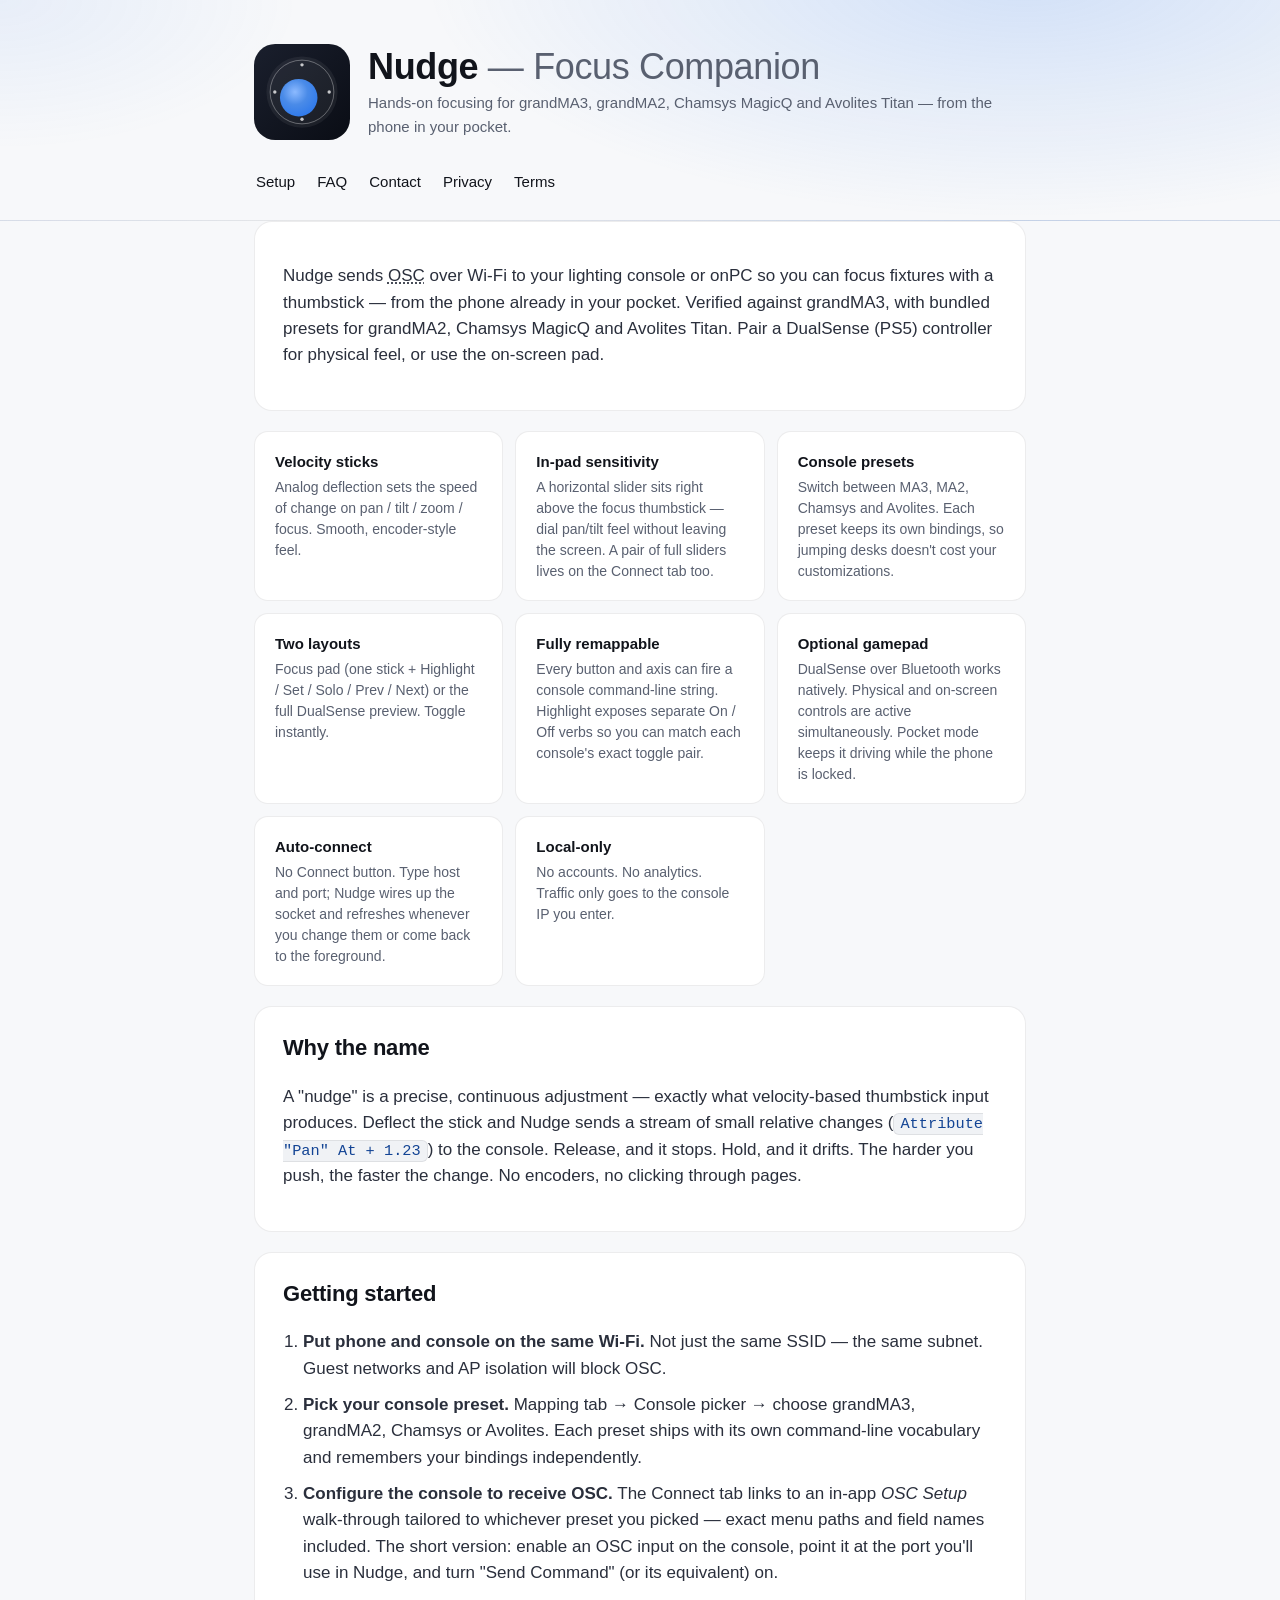
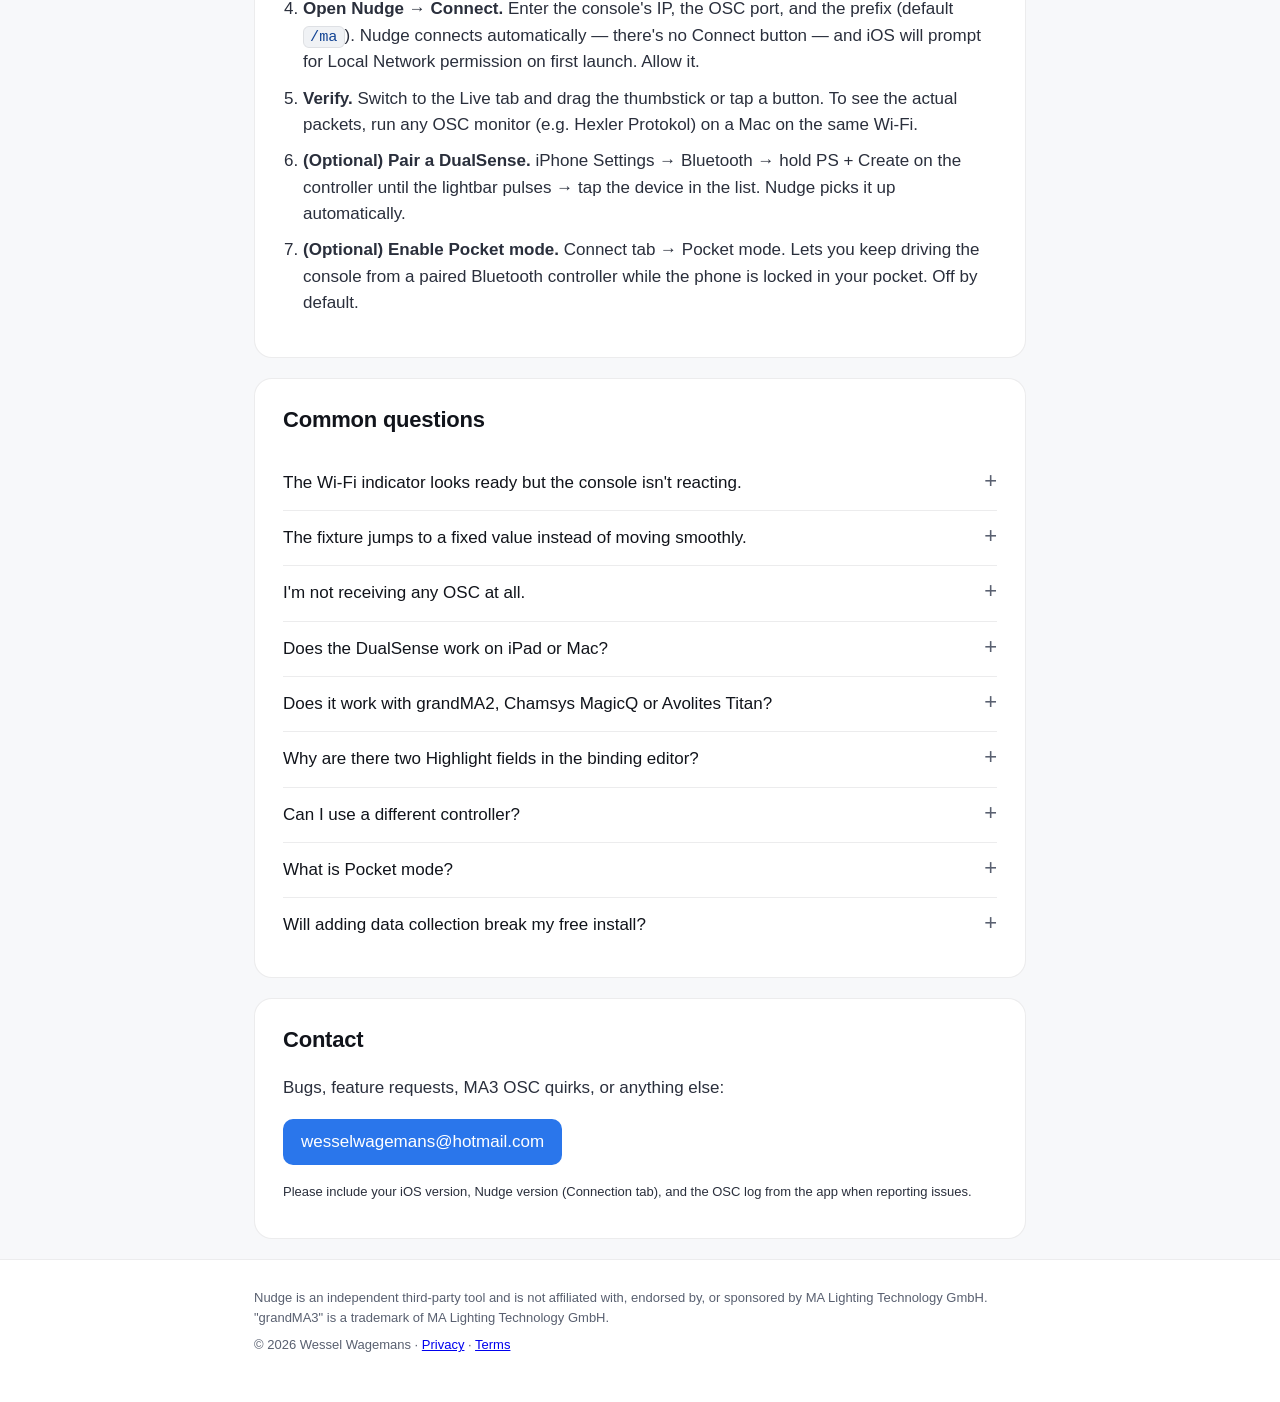
<file: docs/index.html>
<!DOCTYPE html>
<html lang="en">
<head>
<meta charset="utf-8">
<title>Nudge — Focus Companion for grandMA3, MA2, Chamsys & Avolites</title>
<meta name="viewport" content="width=device-width, initial-scale=1">
<meta name="description" content="Nudge turns your iPhone into a hands-on focus companion for grandMA3, grandMA2, Chamsys MagicQ and Avolites Titan. Drive pan, tilt, zoom and focus with analog thumbsticks over OSC/WiFi.">
<meta name="theme-color" content="#0A0D15">
<meta property="og:title" content="Nudge — Focus Companion for lighting consoles">
<meta property="og:description" content="Hands-on focusing from your pocket. Thumbstick-driven OSC remote for grandMA3, grandMA2, Chamsys MagicQ and Avolites Titan.">
<meta property="og:type" content="website">
<link rel="icon" href="favicon.svg" type="image/svg+xml">
<link rel="stylesheet" href="style.css">
</head>
<body>

<header class="hero">
  <div class="container">
    <div class="brand">
      <img src="icon.svg" alt="" class="icon" width="96" height="96">
      <div>
        <h1>Nudge <span class="muted">— Focus Companion</span></h1>
        <p class="tagline">Hands-on focusing for grandMA3, grandMA2, Chamsys MagicQ and Avolites Titan — from the phone in your pocket.</p>
      </div>
    </div>
    <nav class="hero-nav">
      <a href="#setup">Setup</a>
      <a href="#faq">FAQ</a>
      <a href="#contact">Contact</a>
      <a href="privacy.html">Privacy</a>
      <a href="terms.html">Terms</a>
    </nav>
  </div>
</header>

<main class="container">

<section id="intro" class="card">
  <p>Nudge sends <abbr title="Open Sound Control">OSC</abbr> over Wi-Fi to your lighting console or onPC so you can focus fixtures with a thumbstick — from the phone already in your pocket. Verified against grandMA3, with bundled presets for grandMA2, Chamsys MagicQ and Avolites Titan. Pair a DualSense (PS5) controller for physical feel, or use the on-screen pad.</p>
</section>

<section id="features" class="grid">
  <div class="feature">
    <h3>Velocity sticks</h3>
    <p>Analog deflection sets the speed of change on pan / tilt / zoom / focus. Smooth, encoder-style feel.</p>
  </div>
  <div class="feature">
    <h3>In-pad sensitivity</h3>
    <p>A horizontal slider sits right above the focus thumbstick — dial pan/tilt feel without leaving the screen. A pair of full sliders lives on the Connect tab too.</p>
  </div>
  <div class="feature">
    <h3>Console presets</h3>
    <p>Switch between MA3, MA2, Chamsys and Avolites. Each preset keeps its own bindings, so jumping desks doesn't cost your customizations.</p>
  </div>
  <div class="feature">
    <h3>Two layouts</h3>
    <p>Focus pad (one stick + Highlight / Set / Solo / Prev / Next) or the full DualSense preview. Toggle instantly.</p>
  </div>
  <div class="feature">
    <h3>Fully remappable</h3>
    <p>Every button and axis can fire a console command-line string. Highlight exposes separate On / Off verbs so you can match each console's exact toggle pair.</p>
  </div>
  <div class="feature">
    <h3>Optional gamepad</h3>
    <p>DualSense over Bluetooth works natively. Physical and on-screen controls are active simultaneously. Pocket mode keeps it driving while the phone is locked.</p>
  </div>
  <div class="feature">
    <h3>Auto-connect</h3>
    <p>No Connect button. Type host and port; Nudge wires up the socket and refreshes whenever you change them or come back to the foreground.</p>
  </div>
  <div class="feature">
    <h3>Local-only</h3>
    <p>No accounts. No analytics. Traffic only goes to the console IP you enter.</p>
  </div>
</section>

<section id="screenshots" class="card">
  <h2>Why the name</h2>
  <p>A "nudge" is a precise, continuous adjustment — exactly what velocity-based thumbstick input produces. Deflect the stick and Nudge sends a stream of small relative changes (<code>Attribute "Pan" At + 1.23</code>) to the console. Release, and it stops. Hold, and it drifts. The harder you push, the faster the change. No encoders, no clicking through pages.</p>
</section>

<section id="setup" class="card">
  <h2>Getting started</h2>
  <ol class="steps">
    <li>
      <strong>Put phone and console on the same Wi-Fi.</strong>
      Not just the same SSID — the same subnet. Guest networks and AP isolation will block OSC.
    </li>
    <li>
      <strong>Pick your console preset.</strong>
      Mapping tab → Console picker → choose grandMA3, grandMA2, Chamsys or Avolites. Each preset ships with its own command-line vocabulary and remembers your bindings independently.
    </li>
    <li>
      <strong>Configure the console to receive OSC.</strong>
      The Connect tab links to an in-app <em>OSC Setup</em> walk-through tailored to whichever preset you picked — exact menu paths and field names included. The short version: enable an OSC input on the console, point it at the port you'll use in Nudge, and turn "Send Command" (or its equivalent) on.
    </li>
    <li>
      <strong>Open Nudge → Connect.</strong>
      Enter the console's IP, the OSC port, and the prefix (default <code>/ma</code>). Nudge connects automatically — there's no Connect button — and iOS will prompt for Local Network permission on first launch. Allow it.
    </li>
    <li>
      <strong>Verify.</strong>
      Switch to the Live tab and drag the thumbstick or tap a button. To see the actual packets, run any OSC monitor (e.g. Hexler Protokol) on a Mac on the same Wi-Fi.
    </li>
    <li>
      <strong>(Optional) Pair a DualSense.</strong>
      iPhone Settings → Bluetooth → hold PS + Create on the controller until the lightbar pulses → tap the device in the list. Nudge picks it up automatically.
    </li>
    <li>
      <strong>(Optional) Enable Pocket mode.</strong>
      Connect tab → Pocket mode. Lets you keep driving the console from a paired Bluetooth controller while the phone is locked in your pocket. Off by default.
    </li>
  </ol>
</section>

<section id="faq" class="card">
  <h2>Common questions</h2>

  <details>
    <summary>The Wi-Fi indicator looks ready but the console isn't reacting.</summary>
    <p>UDP is connectionless — Nudge can show "ready" without the console actually receiving anything. If the desk isn't responding, the message format usually doesn't match an OSC input rule on the console side.</p>
    <p>Check the Mapping tab for what the app is sending, then check the console's OSC config for a matching input pattern. Use Hexler Protokol or any OSC monitor on the same Wi-Fi to verify the packets look right.</p>
  </details>

  <details>
    <summary>The fixture jumps to a fixed value instead of moving smoothly.</summary>
    <p>MA3's command line needs a <em>space</em> between the sign and the number to treat it as a relative change: <code>Attribute "Pan" At + 5</code> adds, <code>Attribute "Pan" At +5</code> sets absolute. Nudge emits the spaced form by default. If you've customized the template in the Mapping editor, make sure <code>&lt;d&gt;</code> stays on its own with a space.</p>
  </details>

  <details>
    <summary>I'm not receiving any OSC at all.</summary>
    <p>Most likely causes, in order:</p>
    <ol>
      <li><strong>Local Network permission.</strong> iPhone Settings → Privacy & Security → Local Network → Nudge must be on.</li>
      <li><strong>Different subnets / guest Wi-Fi.</strong> Check that your iPhone IP and console IP share the first three octets.</li>
      <li><strong>Console OSC port already in use.</strong> If you start the console software after another listener (Protokol, another OSC tool) on the same port, whichever started second silently fails to bind.</li>
      <li><strong>Mac firewall.</strong> System Settings → Network → Firewall. Temporarily off for testing.</li>
    </ol>
  </details>

  <details>
    <summary>Does the DualSense work on iPad or Mac?</summary>
    <p>Nudge is iPhone-only for now. DualSense itself pairs with iPad and Mac natively, but the app targets iPhone because the point is fitting in your pocket.</p>
  </details>

  <details>
    <summary>Does it work with grandMA2, Chamsys MagicQ or Avolites Titan?</summary>
    <p>Yes — Nudge ships console presets for all four (MA3, MA2, MagicQ, Titan). The MA3 preset is verified against real hardware; the other three are bundled with reasonable defaults but currently unverified by the developer on real desks. Every binding is editable, so if a verb on your console isn't quite right, you can rewrite it directly in the Mapping editor. The Connect tab also links to an in-app setup guide tailored to each preset.</p>
  </details>

  <details>
    <summary>Why are there two Highlight fields in the binding editor?</summary>
    <p>The Focus pad's Highlight button is stateful — it remembers whether Highlight is on or off and sends a different command for each transition. MA3 and MA2 use <code>Highlight On</code> / <code>Highlight Off</code>; other consoles often use a single toggle verb. The two fields let you match whichever convention your console uses, including paired macros if you've defined them.</p>
  </details>

  <details>
    <summary>Can I use a different controller?</summary>
    <p>Anything Apple's GameController framework sees as an "extended gamepad" should work — Xbox Series X|S controllers, MFi gamepads, etc. Button labels in the app stay DualSense-themed.</p>
  </details>

  <details>
    <summary>What is Pocket mode?</summary>
    <p>An opt-in toggle on the Connect tab. When on, Nudge holds a silent audio session active in the background so iOS keeps the run loop alive while the screen is locked. That lets a paired Bluetooth controller keep driving OSC from your pocket mid-cue. It's silent (zero-filled buffer, mixed with other audio) and off by default — turn it back off when you don't need it to save battery.</p>
  </details>

  <details>
    <summary>Will adding data collection break my free install?</summary>
    <p>No — there's no data collection of any kind, now or planned. See the <a href="privacy.html">privacy policy</a>.</p>
  </details>
</section>

<section id="contact" class="card">
  <h2>Contact</h2>
  <p>Bugs, feature requests, MA3 OSC quirks, or anything else:</p>
  <p><a class="button" href="mailto:wesselwagemans@hotmail.com?subject=Nudge%20for%20grandMA3">wesselwagemans@hotmail.com</a></p>
  <p class="fine">Please include your iOS version, Nudge version (Connection tab), and the OSC log from the app when reporting issues.</p>
</section>

</main>

<footer>
  <div class="container">
    <p class="fine">
      Nudge is an independent third-party tool and is not affiliated with, endorsed by, or sponsored by MA Lighting Technology GmbH. "grandMA3" is a trademark of MA Lighting Technology GmbH.
    </p>
    <p class="fine">© 2026 Wessel Wagemans · <a href="privacy.html">Privacy</a> · <a href="terms.html">Terms</a></p>
  </div>
</footer>

</body>
</html>
</file>
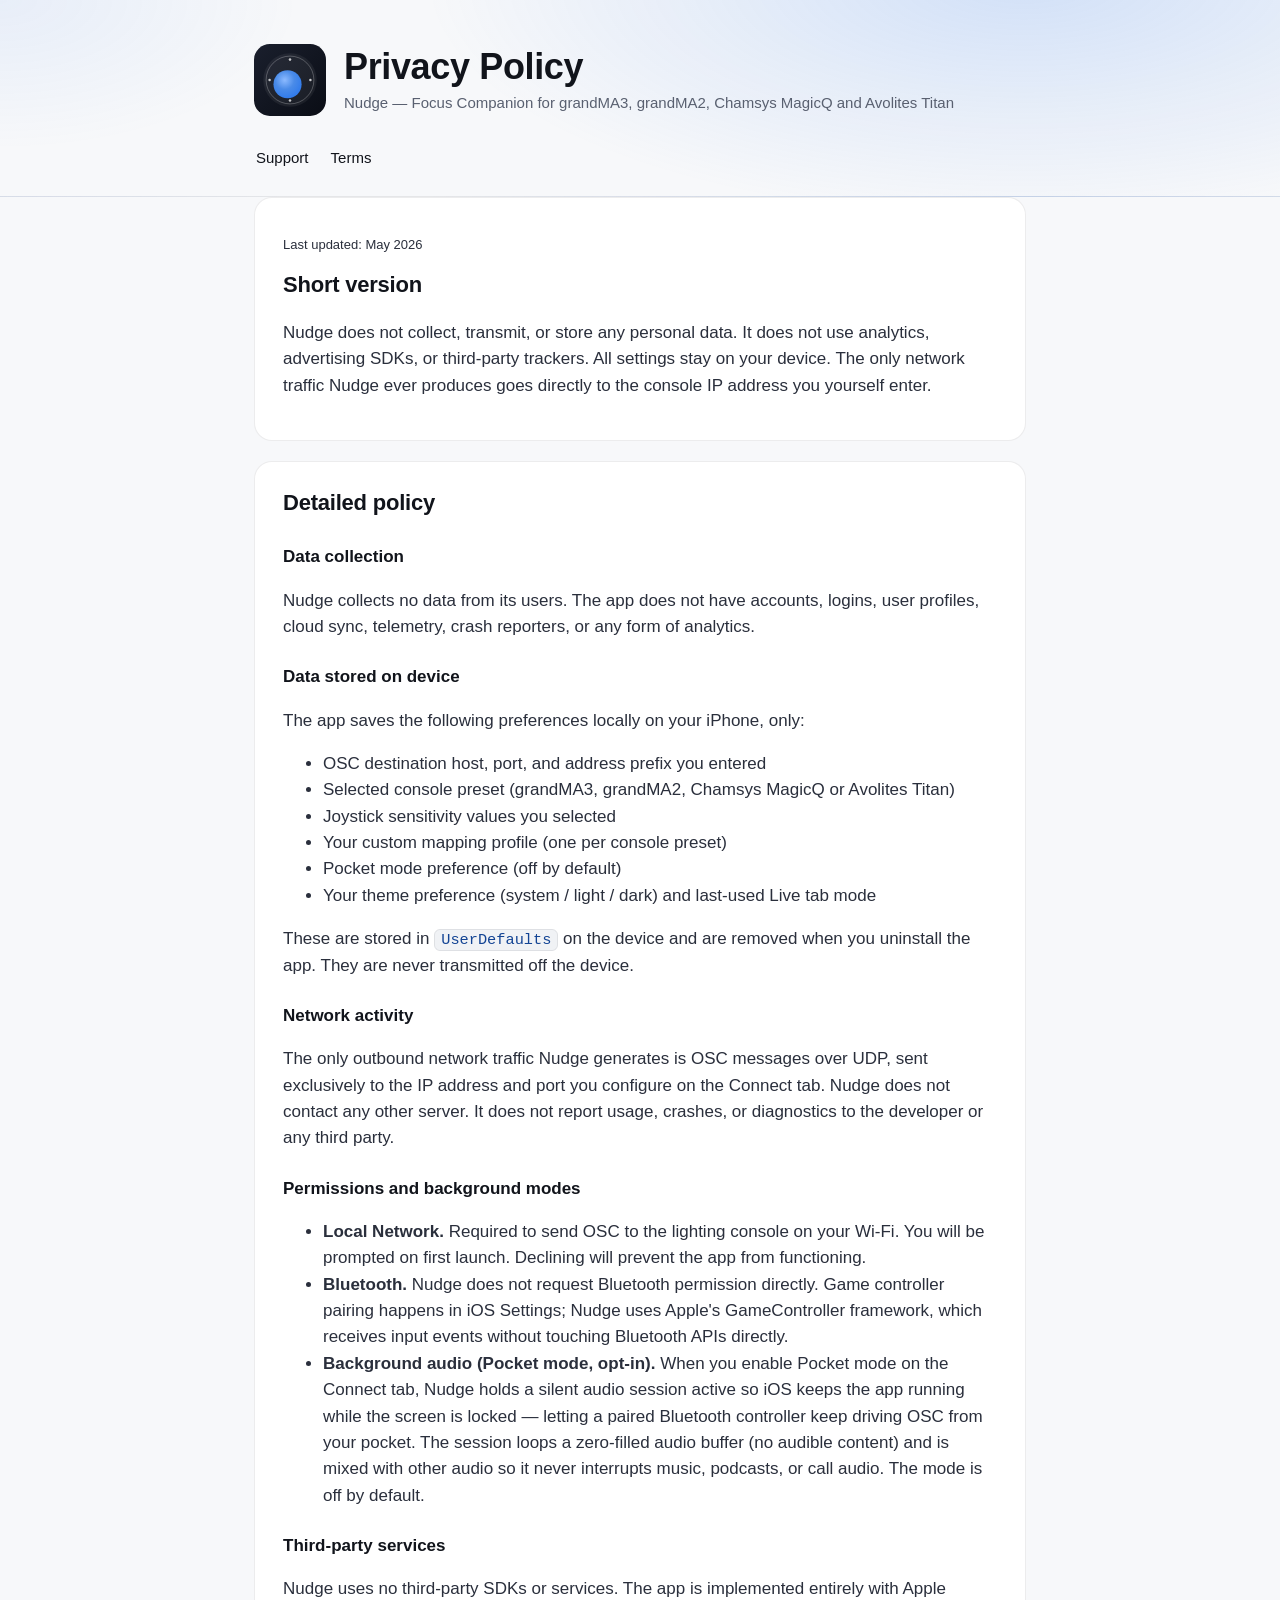
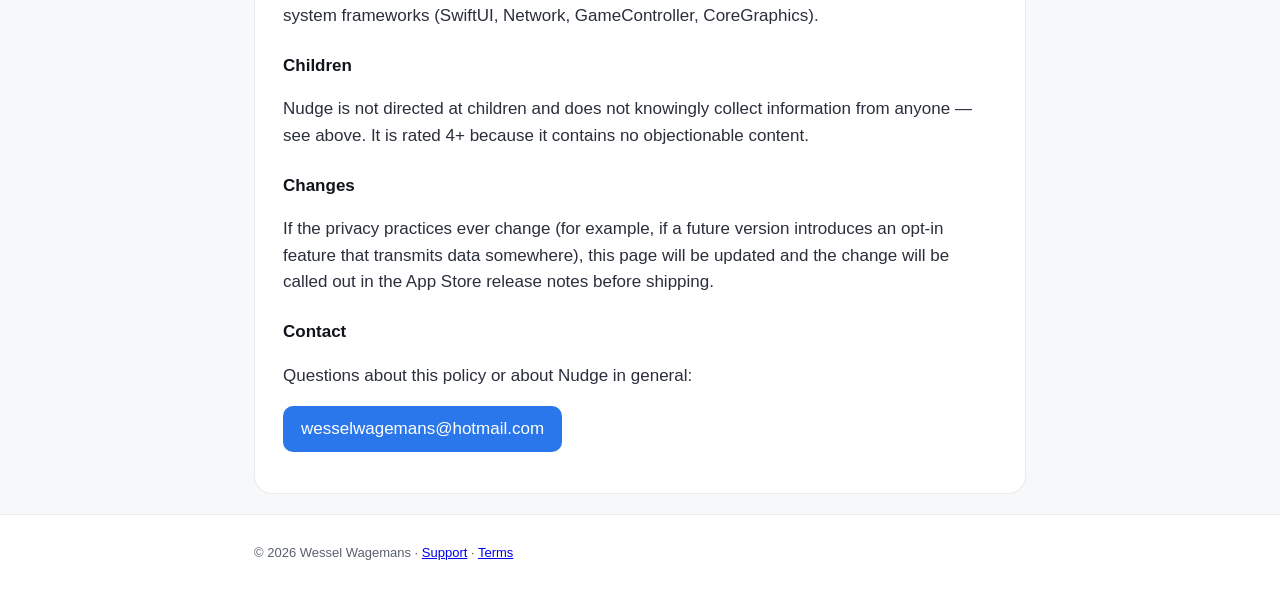
<file: docs/privacy.html>
<!DOCTYPE html>
<html lang="en">
<head>
<meta charset="utf-8">
<title>Nudge — Privacy Policy</title>
<meta name="viewport" content="width=device-width, initial-scale=1">
<meta name="description" content="Privacy policy for Nudge — iPhone focus companion for grandMA3, grandMA2, Chamsys MagicQ and Avolites Titan. No data collection, no tracking, no third parties.">
<meta name="theme-color" content="#0A0D15">
<link rel="icon" href="favicon.svg" type="image/svg+xml">
<link rel="stylesheet" href="style.css">
</head>
<body>

<header class="hero">
  <div class="container">
    <div class="brand">
      <img src="icon.svg" alt="" class="icon" width="72" height="72">
      <div>
        <h1>Privacy Policy</h1>
        <p class="tagline">Nudge — Focus Companion for grandMA3, grandMA2, Chamsys MagicQ and Avolites Titan</p>
      </div>
    </div>
    <nav class="hero-nav">
      <a href="index.html">Support</a>
      <a href="terms.html">Terms</a>
    </nav>
  </div>
</header>

<main class="container">

<section class="card">
  <p class="fine">Last updated: May 2026</p>

  <h2>Short version</h2>
  <p>Nudge does not collect, transmit, or store any personal data. It does not use analytics, advertising SDKs, or third-party trackers. All settings stay on your device. The only network traffic Nudge ever produces goes directly to the console IP address you yourself enter.</p>
</section>

<section class="card">
  <h2>Detailed policy</h2>

  <h3>Data collection</h3>
  <p>Nudge collects no data from its users. The app does not have accounts, logins, user profiles, cloud sync, telemetry, crash reporters, or any form of analytics.</p>

  <h3>Data stored on device</h3>
  <p>The app saves the following preferences locally on your iPhone, only:</p>
  <ul>
    <li>OSC destination host, port, and address prefix you entered</li>
    <li>Selected console preset (grandMA3, grandMA2, Chamsys MagicQ or Avolites Titan)</li>
    <li>Joystick sensitivity values you selected</li>
    <li>Your custom mapping profile (one per console preset)</li>
    <li>Pocket mode preference (off by default)</li>
    <li>Your theme preference (system / light / dark) and last-used Live tab mode</li>
  </ul>
  <p>These are stored in <code>UserDefaults</code> on the device and are removed when you uninstall the app. They are never transmitted off the device.</p>

  <h3>Network activity</h3>
  <p>The only outbound network traffic Nudge generates is OSC messages over UDP, sent exclusively to the IP address and port you configure on the Connect tab. Nudge does not contact any other server. It does not report usage, crashes, or diagnostics to the developer or any third party.</p>

  <h3>Permissions and background modes</h3>
  <ul>
    <li><strong>Local Network.</strong> Required to send OSC to the lighting console on your Wi-Fi. You will be prompted on first launch. Declining will prevent the app from functioning.</li>
    <li><strong>Bluetooth.</strong> Nudge does not request Bluetooth permission directly. Game controller pairing happens in iOS Settings; Nudge uses Apple's GameController framework, which receives input events without touching Bluetooth APIs directly.</li>
    <li><strong>Background audio (Pocket mode, opt-in).</strong> When you enable Pocket mode on the Connect tab, Nudge holds a silent audio session active so iOS keeps the app running while the screen is locked — letting a paired Bluetooth controller keep driving OSC from your pocket. The session loops a zero-filled audio buffer (no audible content) and is mixed with other audio so it never interrupts music, podcasts, or call audio. The mode is off by default.</li>
  </ul>

  <h3>Third-party services</h3>
  <p>Nudge uses no third-party SDKs or services. The app is implemented entirely with Apple system frameworks (SwiftUI, Network, GameController, CoreGraphics).</p>

  <h3>Children</h3>
  <p>Nudge is not directed at children and does not knowingly collect information from anyone — see above. It is rated 4+ because it contains no objectionable content.</p>

  <h3>Changes</h3>
  <p>If the privacy practices ever change (for example, if a future version introduces an opt-in feature that transmits data somewhere), this page will be updated and the change will be called out in the App Store release notes before shipping.</p>

  <h3>Contact</h3>
  <p>Questions about this policy or about Nudge in general:</p>
  <p><a class="button" href="mailto:wesselwagemans@hotmail.com?subject=Nudge%20Privacy">wesselwagemans@hotmail.com</a></p>
</section>

</main>

<footer>
  <div class="container">
    <p class="fine">© 2026 Wessel Wagemans · <a href="index.html">Support</a> · <a href="terms.html">Terms</a></p>
  </div>
</footer>

</body>
</html>
</file>
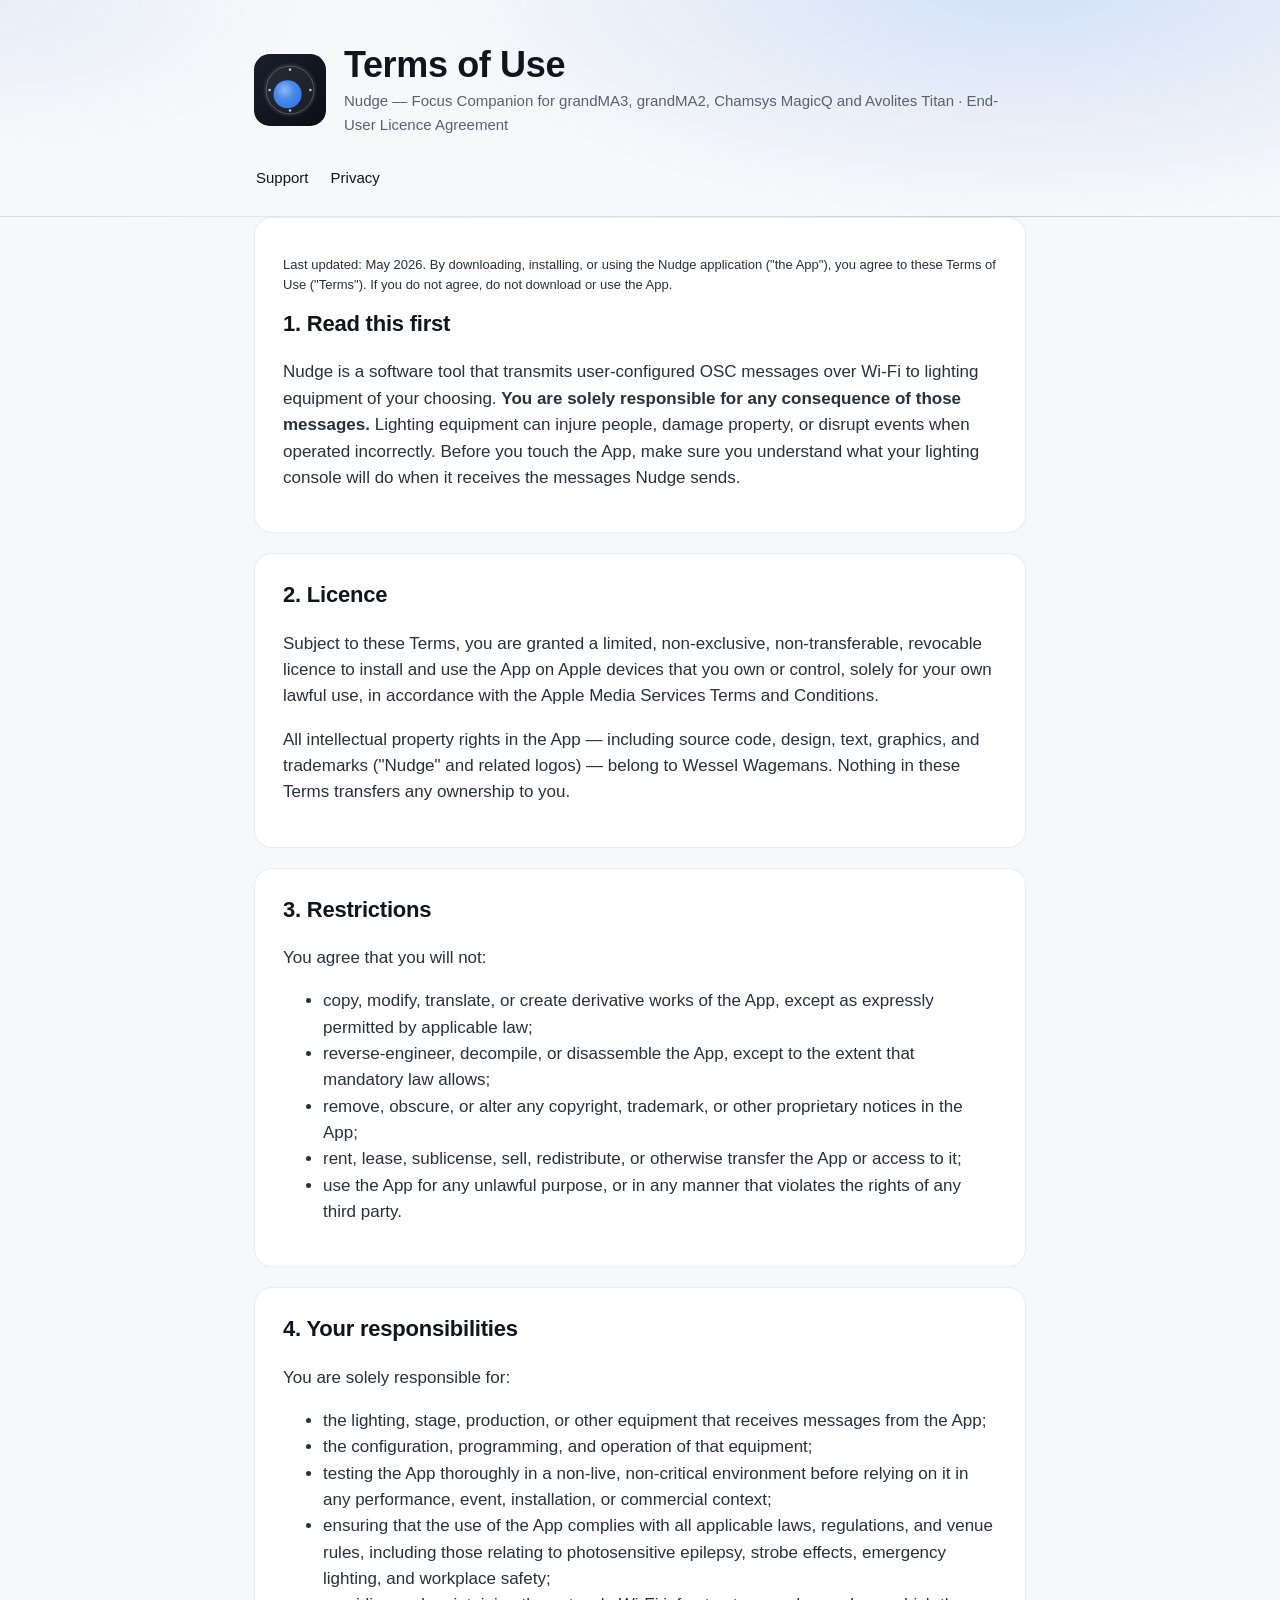
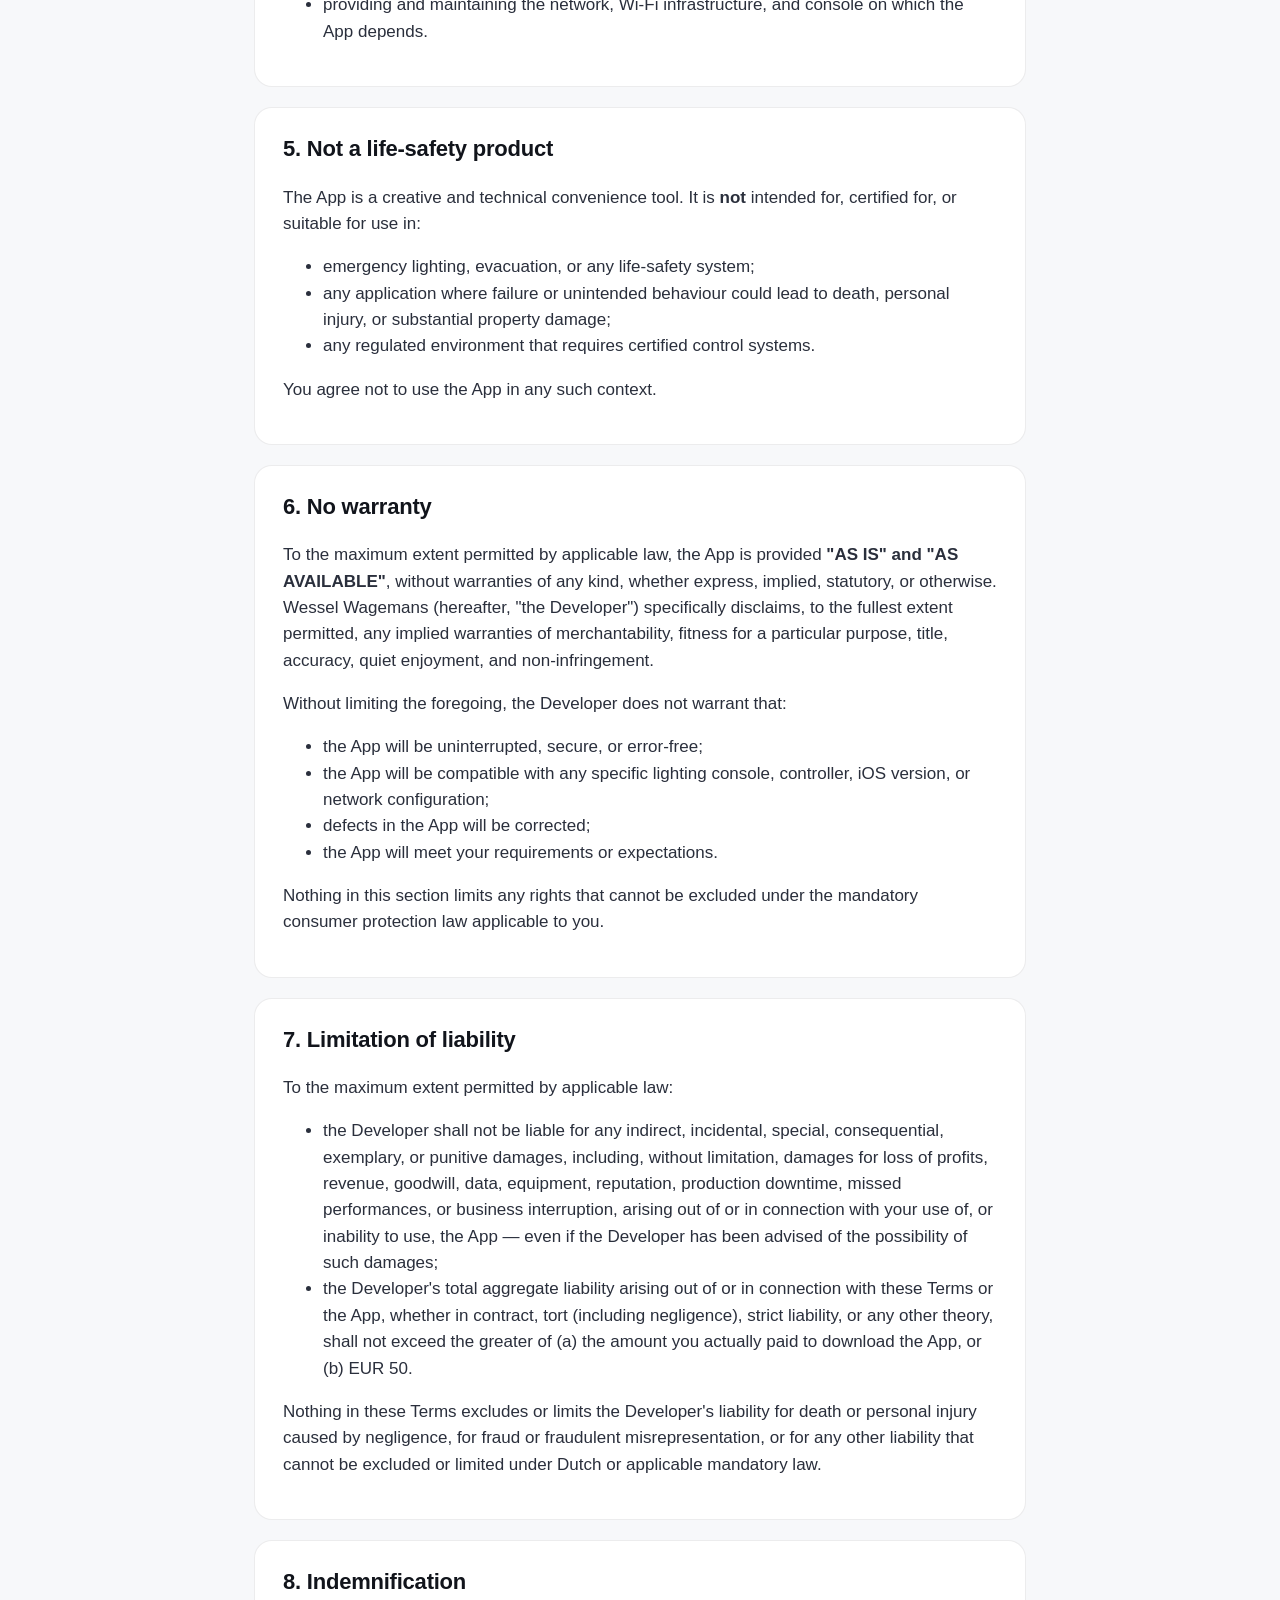
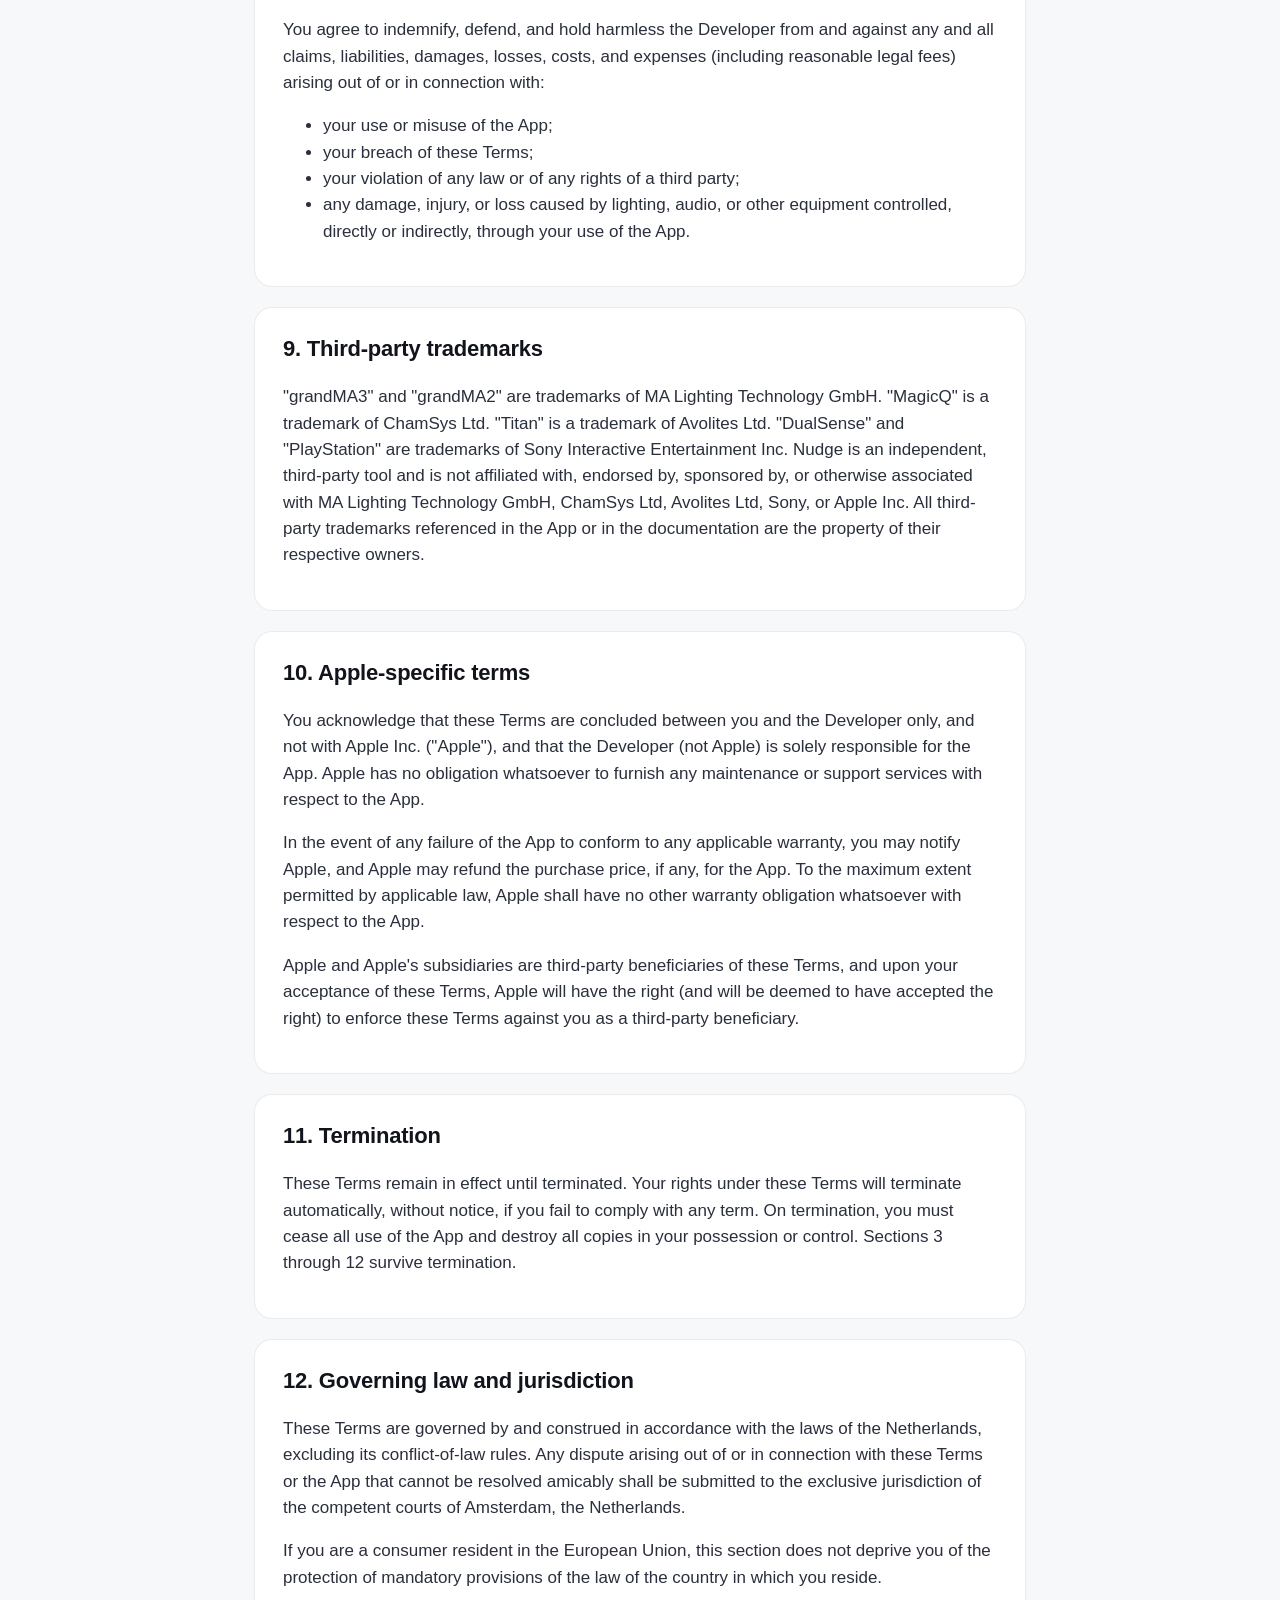
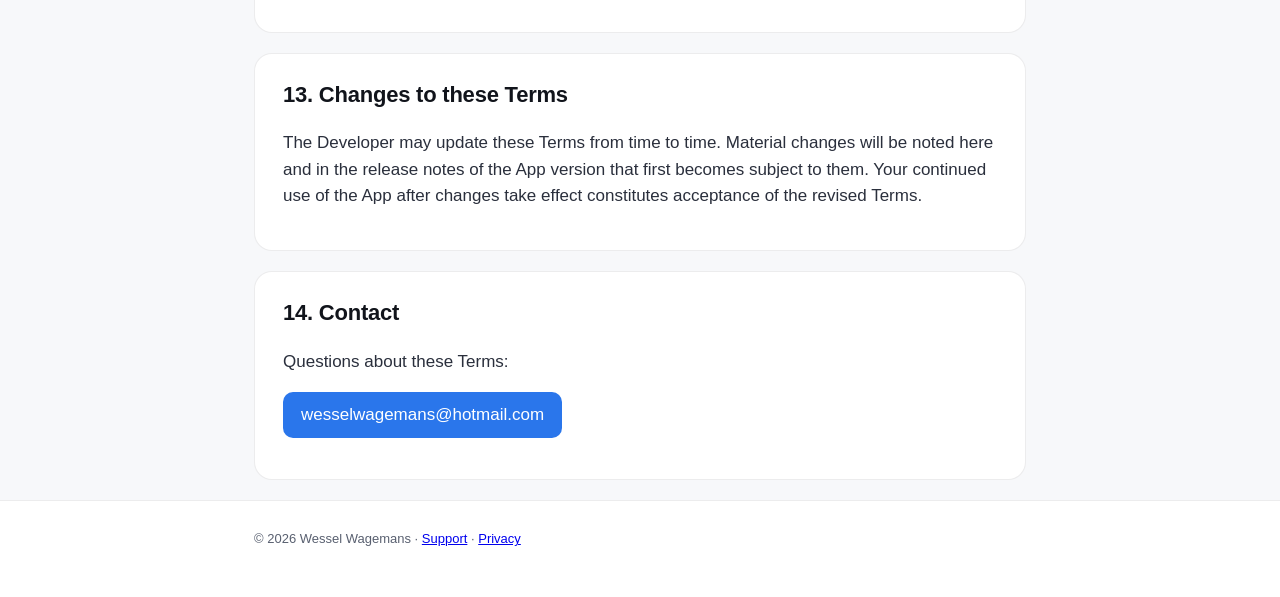
<file: docs/terms.html>
<!DOCTYPE html>
<html lang="en">
<head>
<meta charset="utf-8">
<title>Nudge — Terms of Use</title>
<meta name="viewport" content="width=device-width, initial-scale=1">
<meta name="description" content="Terms of use / end-user licence agreement for Nudge — iPhone focus companion for grandMA3, grandMA2, Chamsys MagicQ and Avolites Titan.">
<meta name="theme-color" content="#0A0D15">
<link rel="icon" href="favicon.svg" type="image/svg+xml">
<link rel="stylesheet" href="style.css">
</head>
<body>

<header class="hero">
  <div class="container">
    <div class="brand">
      <img src="icon.svg" alt="" class="icon" width="72" height="72">
      <div>
        <h1>Terms of Use</h1>
        <p class="tagline">Nudge — Focus Companion for grandMA3, grandMA2, Chamsys MagicQ and Avolites Titan · End-User Licence Agreement</p>
      </div>
    </div>
    <nav class="hero-nav">
      <a href="index.html">Support</a>
      <a href="privacy.html">Privacy</a>
    </nav>
  </div>
</header>

<main class="container">

<section class="card">
  <p class="fine">Last updated: May 2026. By downloading, installing, or using the Nudge application ("the App"), you agree to these Terms of Use ("Terms"). If you do not agree, do not download or use the App.</p>

  <h2>1. Read this first</h2>
  <p>Nudge is a software tool that transmits user-configured OSC messages over Wi-Fi to lighting equipment of your choosing. <strong>You are solely responsible for any consequence of those messages.</strong> Lighting equipment can injure people, damage property, or disrupt events when operated incorrectly. Before you touch the App, make sure you understand what your lighting console will do when it receives the messages Nudge sends.</p>
</section>

<section class="card">
  <h2>2. Licence</h2>
  <p>Subject to these Terms, you are granted a limited, non-exclusive, non-transferable, revocable licence to install and use the App on Apple devices that you own or control, solely for your own lawful use, in accordance with the Apple Media Services Terms and Conditions.</p>
  <p>All intellectual property rights in the App — including source code, design, text, graphics, and trademarks ("Nudge" and related logos) — belong to Wessel Wagemans. Nothing in these Terms transfers any ownership to you.</p>
</section>

<section class="card">
  <h2>3. Restrictions</h2>
  <p>You agree that you will not:</p>
  <ul>
    <li>copy, modify, translate, or create derivative works of the App, except as expressly permitted by applicable law;</li>
    <li>reverse-engineer, decompile, or disassemble the App, except to the extent that mandatory law allows;</li>
    <li>remove, obscure, or alter any copyright, trademark, or other proprietary notices in the App;</li>
    <li>rent, lease, sublicense, sell, redistribute, or otherwise transfer the App or access to it;</li>
    <li>use the App for any unlawful purpose, or in any manner that violates the rights of any third party.</li>
  </ul>
</section>

<section class="card">
  <h2>4. Your responsibilities</h2>
  <p>You are solely responsible for:</p>
  <ul>
    <li>the lighting, stage, production, or other equipment that receives messages from the App;</li>
    <li>the configuration, programming, and operation of that equipment;</li>
    <li>testing the App thoroughly in a non-live, non-critical environment before relying on it in any performance, event, installation, or commercial context;</li>
    <li>ensuring that the use of the App complies with all applicable laws, regulations, and venue rules, including those relating to photosensitive epilepsy, strobe effects, emergency lighting, and workplace safety;</li>
    <li>providing and maintaining the network, Wi-Fi infrastructure, and console on which the App depends.</li>
  </ul>
</section>

<section class="card">
  <h2>5. Not a life-safety product</h2>
  <p>The App is a creative and technical convenience tool. It is <strong>not</strong> intended for, certified for, or suitable for use in:</p>
  <ul>
    <li>emergency lighting, evacuation, or any life-safety system;</li>
    <li>any application where failure or unintended behaviour could lead to death, personal injury, or substantial property damage;</li>
    <li>any regulated environment that requires certified control systems.</li>
  </ul>
  <p>You agree not to use the App in any such context.</p>
</section>

<section class="card">
  <h2>6. No warranty</h2>
  <p>To the maximum extent permitted by applicable law, the App is provided <strong>"AS IS" and "AS AVAILABLE"</strong>, without warranties of any kind, whether express, implied, statutory, or otherwise. Wessel Wagemans (hereafter, "the Developer") specifically disclaims, to the fullest extent permitted, any implied warranties of merchantability, fitness for a particular purpose, title, accuracy, quiet enjoyment, and non-infringement.</p>
  <p>Without limiting the foregoing, the Developer does not warrant that:</p>
  <ul>
    <li>the App will be uninterrupted, secure, or error-free;</li>
    <li>the App will be compatible with any specific lighting console, controller, iOS version, or network configuration;</li>
    <li>defects in the App will be corrected;</li>
    <li>the App will meet your requirements or expectations.</li>
  </ul>
  <p>Nothing in this section limits any rights that cannot be excluded under the mandatory consumer protection law applicable to you.</p>
</section>

<section class="card">
  <h2>7. Limitation of liability</h2>
  <p>To the maximum extent permitted by applicable law:</p>
  <ul>
    <li>the Developer shall not be liable for any indirect, incidental, special, consequential, exemplary, or punitive damages, including, without limitation, damages for loss of profits, revenue, goodwill, data, equipment, reputation, production downtime, missed performances, or business interruption, arising out of or in connection with your use of, or inability to use, the App — even if the Developer has been advised of the possibility of such damages;</li>
    <li>the Developer's total aggregate liability arising out of or in connection with these Terms or the App, whether in contract, tort (including negligence), strict liability, or any other theory, shall not exceed the greater of (a) the amount you actually paid to download the App, or (b) EUR 50.</li>
  </ul>
  <p>Nothing in these Terms excludes or limits the Developer's liability for death or personal injury caused by negligence, for fraud or fraudulent misrepresentation, or for any other liability that cannot be excluded or limited under Dutch or applicable mandatory law.</p>
</section>

<section class="card">
  <h2>8. Indemnification</h2>
  <p>You agree to indemnify, defend, and hold harmless the Developer from and against any and all claims, liabilities, damages, losses, costs, and expenses (including reasonable legal fees) arising out of or in connection with:</p>
  <ul>
    <li>your use or misuse of the App;</li>
    <li>your breach of these Terms;</li>
    <li>your violation of any law or of any rights of a third party;</li>
    <li>any damage, injury, or loss caused by lighting, audio, or other equipment controlled, directly or indirectly, through your use of the App.</li>
  </ul>
</section>

<section class="card">
  <h2>9. Third-party trademarks</h2>
  <p>"grandMA3" and "grandMA2" are trademarks of MA Lighting Technology GmbH. "MagicQ" is a trademark of ChamSys Ltd. "Titan" is a trademark of Avolites Ltd. "DualSense" and "PlayStation" are trademarks of Sony Interactive Entertainment Inc. Nudge is an independent, third-party tool and is not affiliated with, endorsed by, sponsored by, or otherwise associated with MA Lighting Technology GmbH, ChamSys Ltd, Avolites Ltd, Sony, or Apple Inc. All third-party trademarks referenced in the App or in the documentation are the property of their respective owners.</p>
</section>

<section class="card">
  <h2>10. Apple-specific terms</h2>
  <p>You acknowledge that these Terms are concluded between you and the Developer only, and not with Apple Inc. ("Apple"), and that the Developer (not Apple) is solely responsible for the App. Apple has no obligation whatsoever to furnish any maintenance or support services with respect to the App.</p>
  <p>In the event of any failure of the App to conform to any applicable warranty, you may notify Apple, and Apple may refund the purchase price, if any, for the App. To the maximum extent permitted by applicable law, Apple shall have no other warranty obligation whatsoever with respect to the App.</p>
  <p>Apple and Apple's subsidiaries are third-party beneficiaries of these Terms, and upon your acceptance of these Terms, Apple will have the right (and will be deemed to have accepted the right) to enforce these Terms against you as a third-party beneficiary.</p>
</section>

<section class="card">
  <h2>11. Termination</h2>
  <p>These Terms remain in effect until terminated. Your rights under these Terms will terminate automatically, without notice, if you fail to comply with any term. On termination, you must cease all use of the App and destroy all copies in your possession or control. Sections 3 through 12 survive termination.</p>
</section>

<section class="card">
  <h2>12. Governing law and jurisdiction</h2>
  <p>These Terms are governed by and construed in accordance with the laws of the Netherlands, excluding its conflict-of-law rules. Any dispute arising out of or in connection with these Terms or the App that cannot be resolved amicably shall be submitted to the exclusive jurisdiction of the competent courts of Amsterdam, the Netherlands.</p>
  <p>If you are a consumer resident in the European Union, this section does not deprive you of the protection of mandatory provisions of the law of the country in which you reside.</p>
</section>

<section class="card">
  <h2>13. Changes to these Terms</h2>
  <p>The Developer may update these Terms from time to time. Material changes will be noted here and in the release notes of the App version that first becomes subject to them. Your continued use of the App after changes take effect constitutes acceptance of the revised Terms.</p>
</section>

<section class="card">
  <h2>14. Contact</h2>
  <p>Questions about these Terms:</p>
  <p><a class="button" href="mailto:wesselwagemans@hotmail.com?subject=Nudge%20Terms">wesselwagemans@hotmail.com</a></p>
</section>

</main>

<footer>
  <div class="container">
    <p class="fine">© 2026 Wessel Wagemans · <a href="index.html">Support</a> · <a href="privacy.html">Privacy</a></p>
  </div>
</footer>

</body>
</html>
</file>
<file: docs/style.css>
:root {
  --bg: #0a0d15;
  --bg-panel: #121622;
  --bg-panel-2: #1a1f2d;
  --text: #e9ecf2;
  --text-muted: #8a93a6;
  --accent: #2a76eb;
  --accent-soft: rgba(42, 118, 235, 0.15);
  --border: rgba(255, 255, 255, 0.08);
  --radius: 14px;
  --radius-lg: 18px;
}

* { box-sizing: border-box; }

html { -webkit-text-size-adjust: 100%; }

body {
  margin: 0;
  background: var(--bg);
  color: var(--text);
  font-family: -apple-system, BlinkMacSystemFont, "SF Pro Text", "Segoe UI", Roboto, Helvetica, Arial, sans-serif;
  font-size: 17px;
  line-height: 1.55;
}

.container {
  max-width: 820px;
  margin: 0 auto;
  padding: 0 24px;
}

.hero {
  padding: 44px 0 20px;
  background:
    radial-gradient(1000px 400px at 80% -10%, rgba(42, 118, 235, 0.18), transparent 60%),
    radial-gradient(600px 300px at 0% 0%, rgba(42, 118, 235, 0.08), transparent 50%);
  border-bottom: 1px solid var(--border);
}

.hero .container {
  display: flex;
  flex-wrap: wrap;
  gap: 24px;
  align-items: center;
  justify-content: space-between;
}

.brand {
  display: flex;
  align-items: center;
  gap: 18px;
}

.icon {
  border-radius: 22%;
  background: var(--bg-panel);
  flex-shrink: 0;
}

.hero h1 {
  font-size: clamp(26px, 5vw, 36px);
  line-height: 1.15;
  margin: 0 0 4px;
  letter-spacing: -0.01em;
}

.hero h1 .muted {
  color: var(--text-muted);
  font-weight: 500;
}

.tagline {
  color: var(--text-muted);
  margin: 0;
  font-size: 15px;
}

.hero-nav {
  display: flex;
  gap: 18px;
  flex-wrap: wrap;
}

.hero-nav a {
  color: var(--text);
  text-decoration: none;
  font-weight: 500;
  font-size: 15px;
  padding: 6px 2px;
  border-bottom: 1px solid transparent;
}

.hero-nav a:hover {
  border-bottom-color: var(--accent);
}

main {
  padding: 32px 0 48px;
}

.card {
  background: var(--bg-panel);
  border: 1px solid var(--border);
  border-radius: var(--radius-lg);
  padding: 24px 28px;
  margin: 0 0 20px;
}

.card h2 {
  margin-top: 0;
  font-size: 22px;
  letter-spacing: -0.01em;
}

.card h3 {
  font-size: 17px;
  margin-top: 24px;
  margin-bottom: 6px;
}

.card p, .card li { color: #cfd4e0; }
.card a {
  color: var(--accent);
  text-decoration: none;
  border-bottom: 1px solid rgba(42, 118, 235, 0.35);
}
.card a:hover { border-bottom-color: var(--accent); }

.grid {
  display: grid;
  grid-template-columns: repeat(auto-fit, minmax(220px, 1fr));
  gap: 12px;
  margin: 0 0 20px;
}

.feature {
  background: var(--bg-panel);
  border: 1px solid var(--border);
  border-radius: var(--radius);
  padding: 18px 20px;
}

.feature h3 {
  margin: 0 0 4px;
  font-size: 15px;
  font-weight: 600;
  color: var(--text);
}
.feature p {
  margin: 0;
  color: var(--text-muted);
  font-size: 14px;
  line-height: 1.5;
}

.steps {
  padding-left: 20px;
}
.steps li {
  margin: 10px 0;
}
.steps ul {
  margin: 6px 0 0 0;
}

code {
  font-family: ui-monospace, "SF Mono", Menlo, Consolas, monospace;
  font-size: 0.9em;
  background: var(--bg-panel-2);
  border: 1px solid var(--border);
  padding: 1px 6px;
  border-radius: 6px;
  color: #cfe0ff;
}

details {
  border-top: 1px solid var(--border);
  padding: 14px 0;
}
details:first-of-type { border-top: 0; }

summary {
  cursor: pointer;
  font-weight: 500;
  list-style: none;
  position: relative;
  padding-right: 24px;
}
summary::-webkit-details-marker { display: none; }
summary::after {
  content: "+";
  position: absolute;
  right: 0;
  top: 0;
  color: var(--text-muted);
  font-weight: 300;
  font-size: 22px;
  line-height: 1;
  transition: transform 0.15s;
}
details[open] summary::after {
  content: "–";
}

details p, details ol, details ul {
  margin-top: 8px;
  color: var(--text-muted);
}

.button {
  display: inline-block;
  background: var(--accent);
  color: #fff !important;
  padding: 10px 18px;
  border-radius: 10px;
  text-decoration: none;
  font-weight: 500;
  border: 0 !important;
}
.button:hover {
  background: #1f66d0;
}

.fine {
  color: var(--text-muted);
  font-size: 13px;
  line-height: 1.5;
}

footer {
  border-top: 1px solid var(--border);
  padding: 28px 0 40px;
  background: var(--bg-panel);
}
footer .fine {
  margin: 0 0 8px;
}

@media (prefers-color-scheme: light) {
  :root {
    --bg: #f7f8fa;
    --bg-panel: #ffffff;
    --bg-panel-2: #f0f2f5;
    --text: #11141b;
    --text-muted: #596070;
    --border: rgba(17, 20, 27, 0.08);
  }
  .card p, .card li { color: #2a2f3c; }
  .feature { background: #ffffff; }
  code { color: #134494; }
}
</file>
